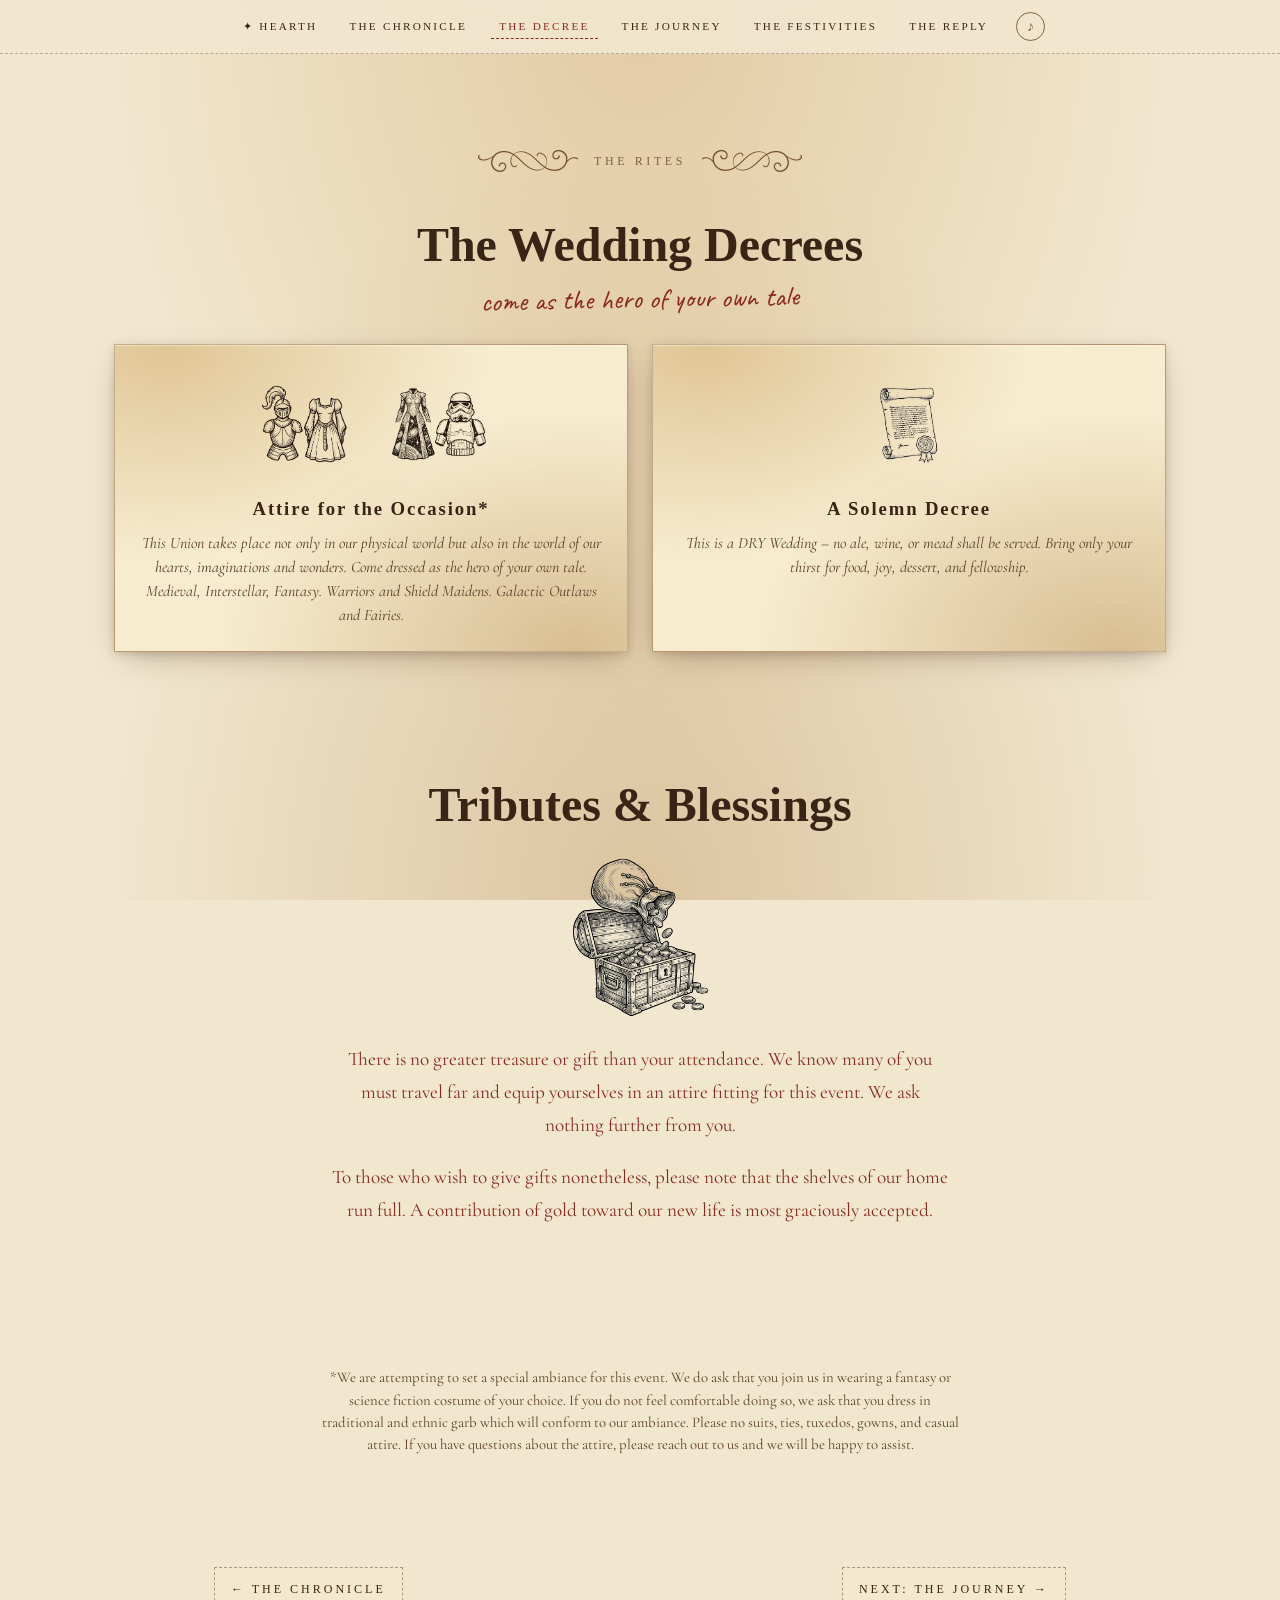
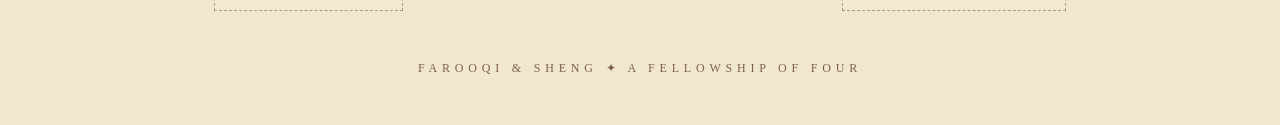
<file: details.html>
<!doctype html>
<html lang="en">
<head>
<meta charset="utf-8" />
<meta name="viewport" content="width=device-width,initial-scale=1" />
<title>The Wedding Decrees — Farooqi &amp; Sheng</title>
<meta name="description" content="Dress code for the Farooqi & Sheng wedding: medieval/renaissance or space-themed costumes. This is a dry wedding." />
<link rel="stylesheet" href="styles.css" />
</head>
<body>
<audio id="bg-music" src="assets/med-dance.mp3" loop preload="auto"></audio>
<nav class="site-nav"><div class="nav-inner">
  <a href="index.html">✦ Hearth</a>
  <a href="story.html">The Chronicle</a>
  <a href="details.html">The Decree</a>
  <a href="journey.html">The Journey</a>
  <a href="festivities.html">THE FESTIVITIES</a>
  <a href="rsvp.html">The Reply</a>
  <button id="music-toggle" class="music-toggle" type="button" aria-label="Toggle background music">&#9834;</button>
</div></nav>
<section class="page-section container">
  <div class="divider"><img class="line" src="assets/left-line.png" alt="" aria-hidden="true" /><span class="label">The Rites</span><img class="line" src="assets/right-line.png" alt="" aria-hidden="true" /></div>
  <div class="center mb-3">
    <h2 class="section-title">The Wedding Decrees</h2>
    <p class="section-subtitle">come as the hero of your own tale</p>
  </div>
  <div class="grid-2">
    <div class="parchment-card detail-card">
      <div class="icon-row">
        <img class="icon" src="assets/medieval-symbol.png" alt="" aria-hidden="true" />
        <img class="icon" src="assets/stars-symbol.png" alt="" aria-hidden="true" />
      </div>
      <h3>Attire for the Occasion*</h3>
      <p class="hand-note">This Union takes place not only in our physical world but also in the world of our hearts, imaginations and wonders. Come dressed as the hero of your own tale. Medieval, Interstellar, Fantasy. Warriors and Shield Maidens. Galactic Outlaws and Fairies.</p>
    </div>
    <div class="parchment-card detail-card">
      <img class="icon" src="assets/decree-symbol.png" alt="" aria-hidden="true" />
      <h3>A Solemn Decree</h3>
      <p class="hand-note">This is a DRY Wedding – no ale, wine, or mead shall be served. Bring only your thirst for food, joy, dessert, and fellowship.</p>
    </div>
  </div>
</section>
<section class="page-section container">
  <div class="center">
    <h2 class="section-title">Tributes &amp; Blessings</h2>
    <img src="assets/coin-symbol.png" alt="" aria-hidden="true" style="width:165px;height:165px;object-fit:contain;display:block;margin:1.5rem auto;" />
    <p style="max-width:620px;margin:0 auto 1.25rem;font-size:1.2rem;line-height:1.7;color:var(--seal);">There is no greater treasure or gift than your attendance. We know many of you must travel far and equip yourselves in an attire fitting for this event. We ask nothing further from you.</p>
    <p style="max-width:620px;margin:0 auto;font-size:1.2rem;line-height:1.7;color:var(--seal);">To those who wish to give gifts nonetheless, please note that the shelves of our home run full. A contribution of gold toward our new life is most graciously accepted.</p>
  </div>
  <p class="center muted" style="font-size:calc(0.8rem + 2px);max-width:640px;margin:calc(2.5rem + 100px) auto 0;">*We are attempting to set a special ambiance for this event. We do ask that you join us in wearing a fantasy or science fiction costume of your choice. If you do not feel comfortable doing so, we ask that you dress in traditional and ethnic garb which will conform to our ambiance. Please no suits, ties, tuxedos, gowns, and casual attire. If you have questions about the attire, please reach out to us and we will be happy to assist.</p>
</section>
<nav class="page-nav">
  <a href="story.html">← The Chronicle</a>
  <a href="journey.html">Next: The Journey →</a>
</nav>
<footer class="site-footer">Farooqi &amp; Sheng ✦ A Fellowship of Four</footer>
<script src="main.js"></script>
</body></html>
</file>
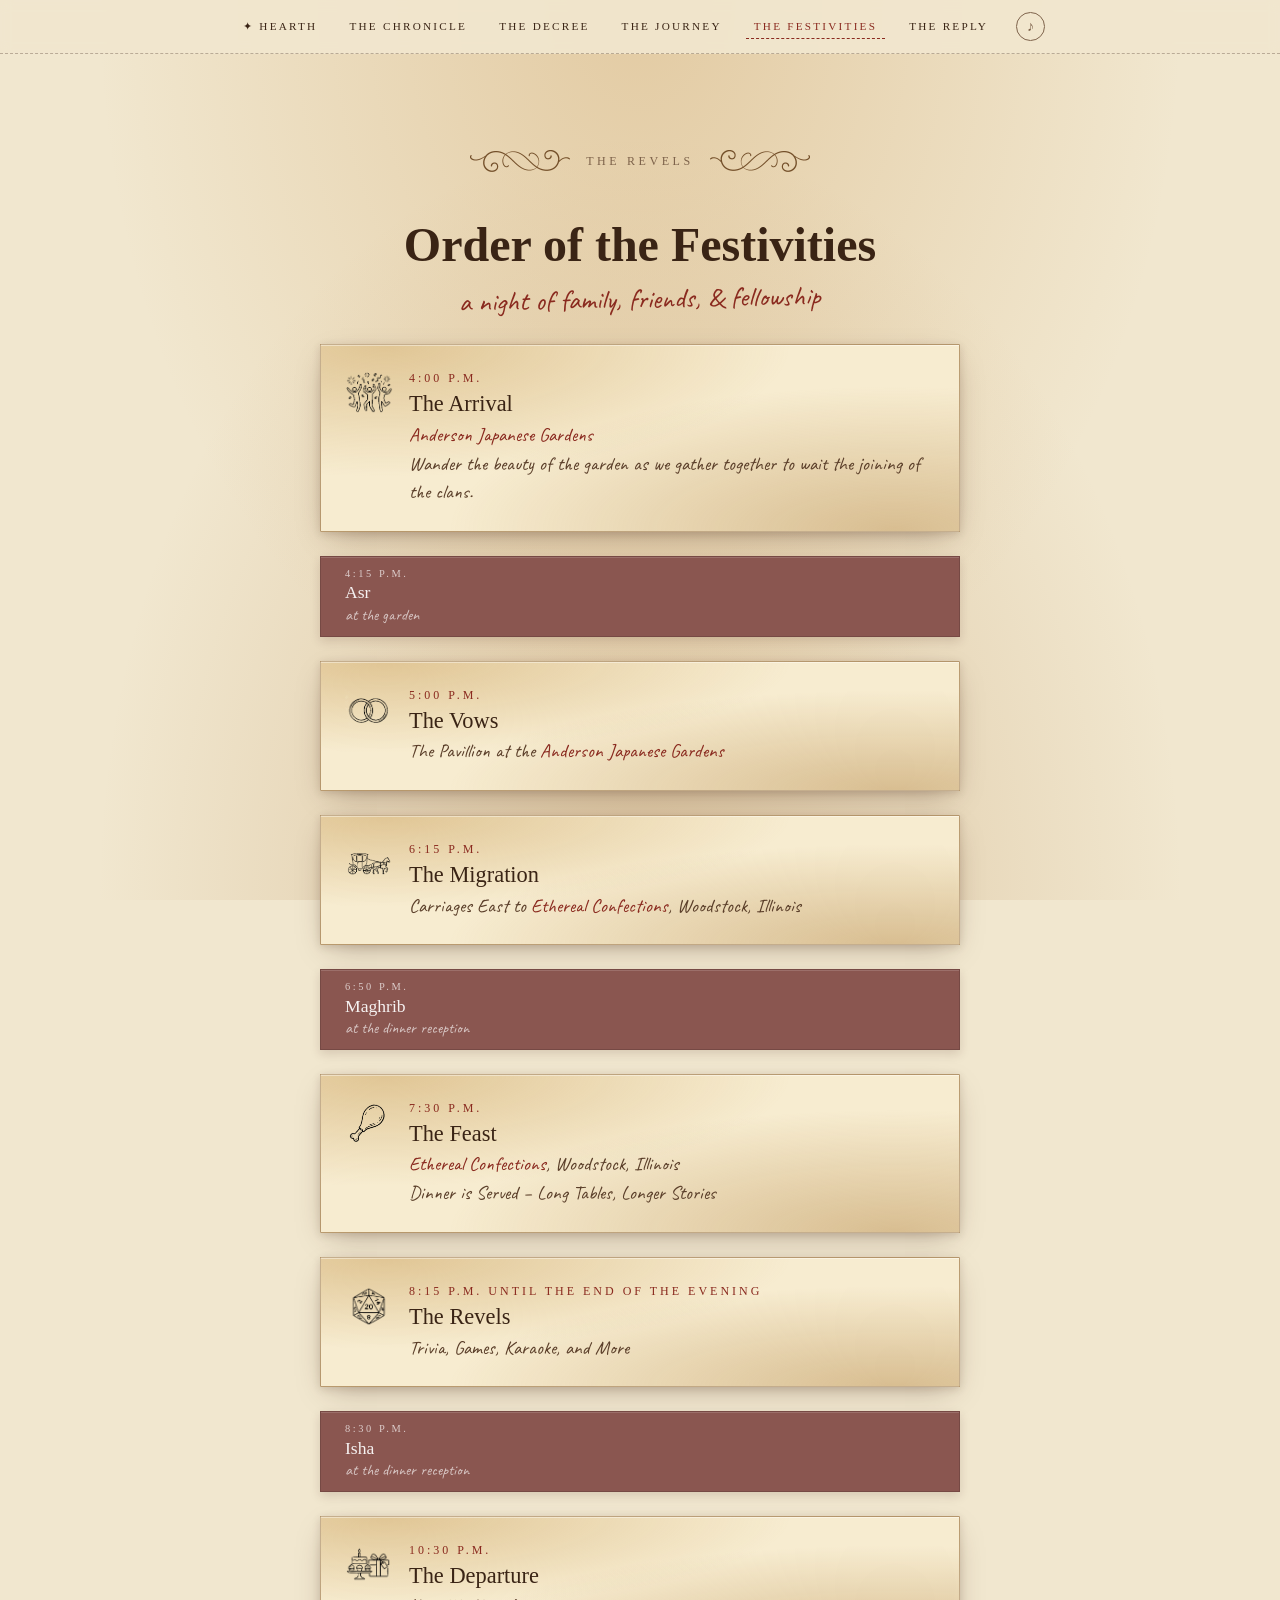
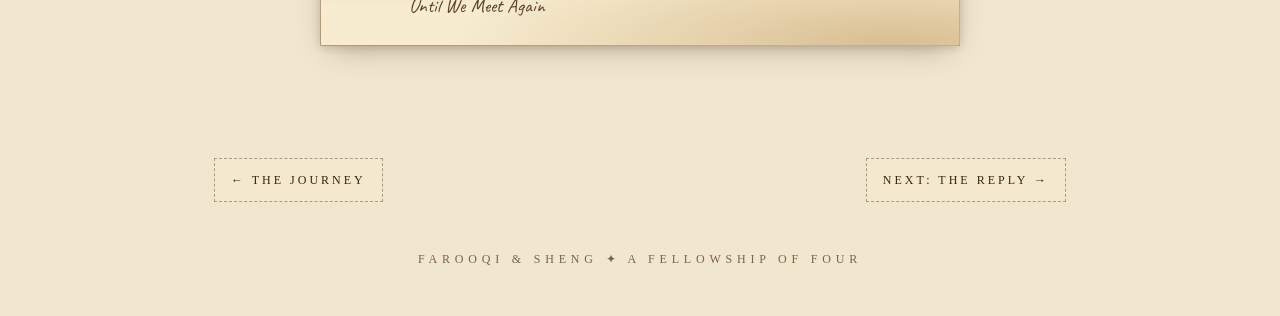
<file: festivities.html>
<!doctype html>
<html lang="en">
<head>
<meta charset="utf-8" />
<meta name="viewport" content="width=device-width,initial-scale=1" />
<title>The Revels — Farooqi &amp; Sheng</title>
<meta name="description" content="Order of festivities: ceremony, feast, trivia, karaoke, dancing, and chocolate at Ethereal Confections in Woodstock, IL." />
<link rel="stylesheet" href="styles.css" />
</head>
<body>
<audio id="bg-music" src="assets/med-dance.mp3" loop preload="auto"></audio>
<nav class="site-nav"><div class="nav-inner">
  <a href="index.html">✦ Hearth</a>
  <a href="story.html">The Chronicle</a>
  <a href="details.html">The Decree</a>
  <a href="journey.html">The Journey</a>
  <a href="festivities.html">THE FESTIVITIES</a>
  <a href="rsvp.html">The Reply</a>
  <button id="music-toggle" class="music-toggle" type="button" aria-label="Toggle background music">&#9834;</button>
</div></nav>
<section class="page-section container">
  <div class="divider"><img class="line" src="assets/left-line.png" alt="" aria-hidden="true" /><span class="label">The Revels</span><img class="line" src="assets/right-line.png" alt="" aria-hidden="true" /></div>
  <div class="center mb-3">
    <h2 class="section-title">Order of the Festivities</h2>
    <p class="section-subtitle">a night of family, friends, &amp; fellowship</p>
  </div>
  <ol class="acts">
    <li class="parchment-card act"><img class="icon" src="assets/party-icon.png" alt="" aria-hidden="true" /><div><div class="time">4:00 P.M.</div><div class="title">The Arrival</div><div class="note"><a href="https://maps.google.com/?q=Anderson+Japanese+Gardens+Rockford+IL" target="_blank" rel="noopener">Anderson Japanese Gardens</a><br />Wander the beauty of the garden as we gather together to wait the joining of the clans.</div></div></li>
    <li class="parchment-card act act-special"><div><div class="time">4:15 P.M.</div><div class="title">Asr</div><div class="note">at the garden</div></div></li>
    <li class="parchment-card act"><img class="icon" src="assets/ring-icon.png" alt="" aria-hidden="true" /><div><div class="time">5:00 P.M.</div><div class="title">The Vows</div><div class="note">The Pavillion at the <a href="https://maps.google.com/?q=Anderson+Japanese+Gardens+Rockford+IL" target="_blank" rel="noopener">Anderson Japanese Gardens</a></div></div></li>
    <li class="parchment-card act"><img class="icon" src="assets/carriage-icon.png" alt="" aria-hidden="true" /><div><div class="time">6:15 P.M.</div><div class="title">The Migration</div><div class="note">Carriages East to <a href="https://maps.google.com/?q=Ethereal+Confections+Woodstock+IL" target="_blank" rel="noopener">Ethereal Confections</a>, Woodstock, Illinois</div></div></li>
    <li class="parchment-card act act-special"><div><div class="time">6:50 P.M.</div><div class="title">Maghrib</div><div class="note">at the dinner reception</div></div></li>
    <li class="parchment-card act"><img class="icon" src="assets/feast-icon.png" alt="" aria-hidden="true" /><div><div class="time">7:30 P.M.</div><div class="title">The Feast</div><div class="note"><a href="https://maps.google.com/?q=Ethereal+Confections+Woodstock+IL" target="_blank" rel="noopener">Ethereal Confections</a>, Woodstock, Illinois<br />Dinner is Served – Long Tables, Longer Stories</div></div></li>
    <li class="parchment-card act"><img class="icon" src="assets/dice-icon.png" alt="" aria-hidden="true" /><div><div class="time">8:15 P.M. until the end of the evening</div><div class="title">The Revels</div><div class="note">Trivia, Games, Karaoke, and More</div></div></li>
    <li class="parchment-card act act-special"><div><div class="time">8:30 P.M.</div><div class="title">Isha</div><div class="note">at the dinner reception</div></div></li>
    <li class="parchment-card act"><img class="icon" src="assets/dessert-icon.png" alt="" aria-hidden="true" /><div><div class="time">10:30 P.M.</div><div class="title">The Departure</div><div class="note">Until We Meet Again</div></div></li>
  </ol>
</section>
<nav class="page-nav">
  <a href="journey.html">← The Journey</a>
  <a href="rsvp.html">Next: The Reply →</a>
</nav>
<footer class="site-footer">Farooqi &amp; Sheng ✦ A Fellowship of Four</footer>
<script src="main.js"></script>
</body></html>
</file>
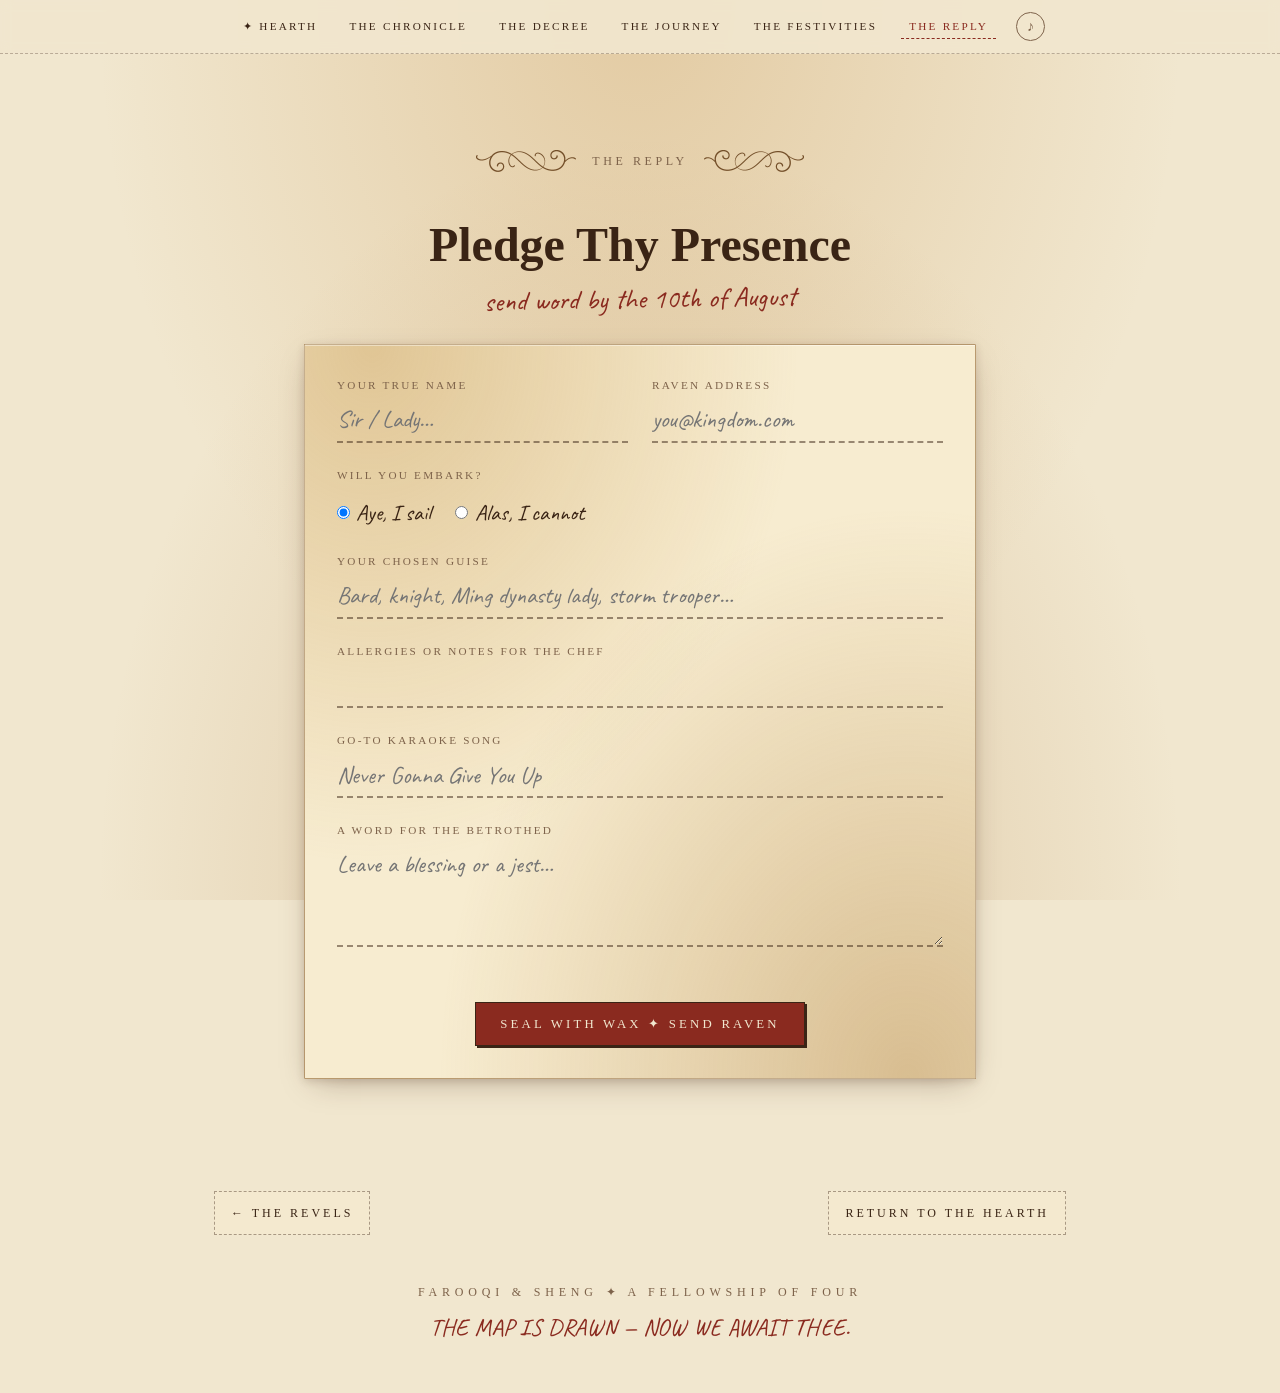
<file: rsvp.html>
<!doctype html>
<html lang="en">
<head>
<meta charset="utf-8" />
<meta name="viewport" content="width=device-width,initial-scale=1" />
<title>RSVP — Farooqi &amp; Sheng</title>
<meta name="description" content="RSVP to the wedding of Farooqi & Sheng. Confirm attendance, costume, allergies, and your go-to karaoke song." />
<link rel="stylesheet" href="styles.css" />
</head>
<body>
<audio id="bg-music" src="assets/med-dance.mp3" loop preload="auto"></audio>
<nav class="site-nav"><div class="nav-inner">
  <a href="index.html">✦ Hearth</a>
  <a href="story.html">The Chronicle</a>
  <a href="details.html">The Decree</a>
  <a href="journey.html">The Journey</a>
  <a href="festivities.html">THE FESTIVITIES</a>
  <a href="rsvp.html">The Reply</a>
  <button id="music-toggle" class="music-toggle" type="button" aria-label="Toggle background music">&#9834;</button>
</div></nav>
<section class="page-section narrow">
  <div class="divider"><img class="line" src="assets/left-line.png" alt="" aria-hidden="true" /><span class="label">The Reply</span><img class="line" src="assets/right-line.png" alt="" aria-hidden="true" /></div>
  <div class="center mb-3">
    <h2 class="section-title">Pledge Thy Presence</h2>
    <p class="section-subtitle">send word by the 10th of August</p>
  </div>
  <div class="parchment-card" style="padding:2rem">
    <form class="rsvp" novalidate>
      <div class="row two">
        <div>
          <label class="field-label" for="name">Your true name</label>
          <input id="name" name="name" type="text" placeholder="Sir / Lady…" maxlength="100" required />
        </div>
        <div>
          <label class="field-label" for="email">Raven address</label>
          <input id="email" name="email" type="email" placeholder="you@kingdom.com" maxlength="255" required />
        </div>
      </div>
      <div>
        <label class="field-label">Will you embark?</label>
        <div class="radio-group">
          <label><input type="radio" name="attending" value="yes" checked required /> Aye, I sail</label>
          <label><input type="radio" name="attending" value="no" required /> Alas, I cannot</label>
        </div>
      </div>
      <div>
        <label class="field-label" for="costume">Your chosen guise</label>
        <input id="costume" name="costume" type="text" placeholder="Bard, knight, Ming dynasty lady, storm trooper…" maxlength="200" />
      </div>
      <div>
        <label class="field-label" for="dietary">Allergies or Notes for the Chef</label>
        <input id="dietary" name="dietary" type="text" maxlength="200" />
      </div>
      <div>
        <label class="field-label" for="karaokeSong">Go-To Karaoke Song</label>
        <input id="karaokeSong" name="karaokeSong" type="text" placeholder="Never Gonna Give You Up" maxlength="200" />
      </div>
      <div>
        <label class="field-label" for="message">A word for the betrothed</label>
        <textarea id="message" name="message" rows="3" maxlength="500" placeholder="Leave a blessing or a jest…"></textarea>
      </div>
      <p class="error"></p>
      <div class="center">
        <button type="submit" class="btn">Seal with Wax ✦ Send Raven</button>
      </div>
    </form>

    <div id="rsvp-success" class="success hidden">
      <div class="big mb-2">Sealed &amp; Sent!</div>
      <p class="muted italic" style="font-size:1.15rem;max-width:30rem;margin:0 auto">
        Your raven is on its way. We shall raise a tankard in your honour the moment it lands. Until the quest begins —
      </p>
      <p class="eyebrow mt-2">⚔ FAREWELL, TRAVELER ⚔</p>
      <div class="mt-3">
        <button class="btn dark" data-ics>✦ Mark the Date in your Almanac ✦</button>
      </div>
    </div>
  </div>
</section>
<nav class="page-nav">
  <a href="festivities.html">← The Revels</a>
  <a href="index.html">Return to the Hearth</a>
</nav>
<footer class="site-footer">Farooqi &amp; Sheng ✦ A Fellowship of Four <span class="hand">the map is drawn — now we await thee.</span></footer>
<script src="main.js"></script>
</body></html>
</file>
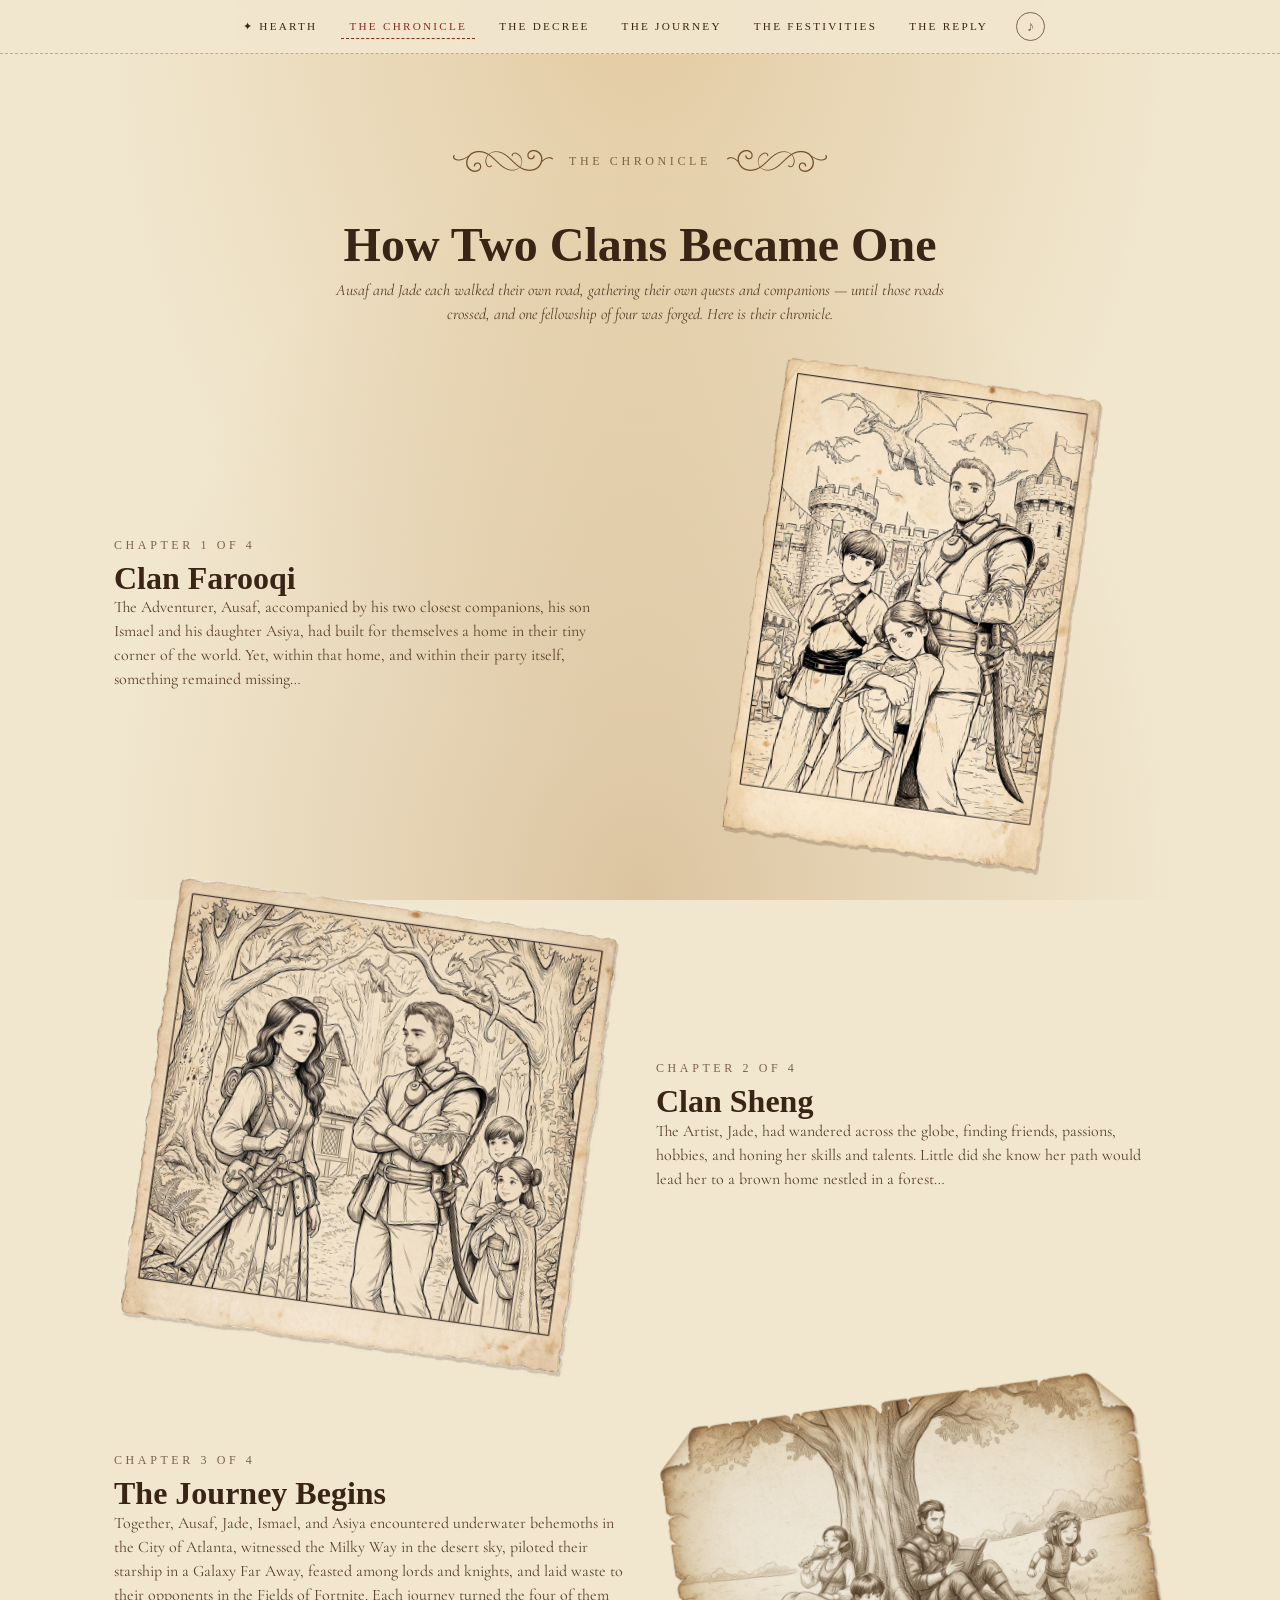
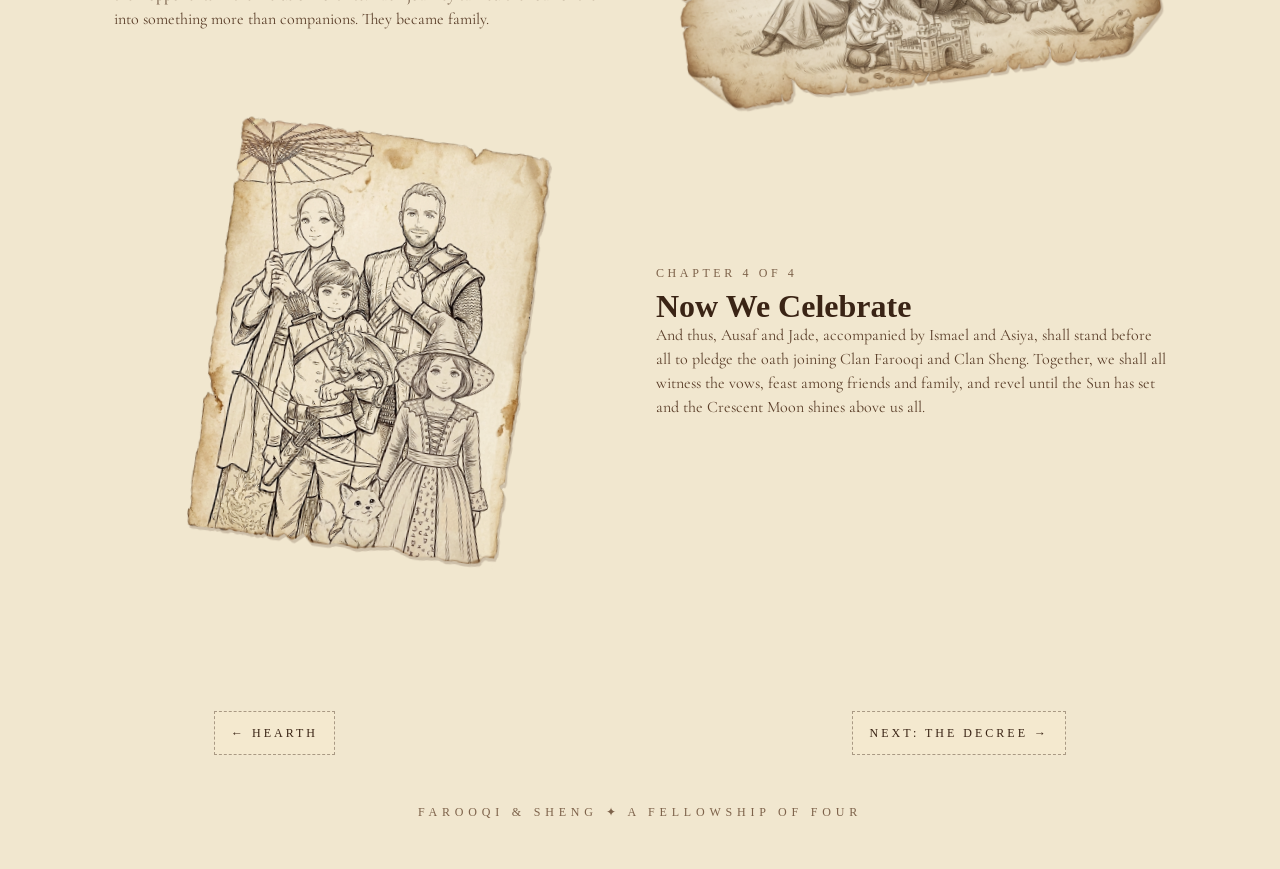
<file: story.html>
<!doctype html>
<html lang="en">
<head>
<meta charset="utf-8" />
<meta name="viewport" content="width=device-width,initial-scale=1" />
<title>The Chronicle — Farooqi &amp; Sheng</title>
<meta name="description" content="How Clan Farooqi and Clan Sheng became one fellowship of four." />
<link rel="stylesheet" href="styles.css" />
</head>
<body>
<audio id="bg-music" src="assets/med-dance.mp3" loop preload="auto"></audio>
<nav class="site-nav"><div class="nav-inner">
  <a href="index.html">✦ Hearth</a>
  <a href="story.html">The Chronicle</a>
  <a href="details.html">The Decree</a>
  <a href="journey.html">The Journey</a>
  <a href="festivities.html">THE FESTIVITIES</a>
  <a href="rsvp.html">The Reply</a>
  <button id="music-toggle" class="music-toggle" type="button" aria-label="Toggle background music">&#9834;</button>
</div></nav>
<section class="page-section container">
  <div class="divider"><img class="line" src="assets/left-line.png" alt="" aria-hidden="true" /><span class="label">The Chronicle</span><img class="line" src="assets/right-line.png" alt="" aria-hidden="true" /></div>
  <div class="center" style="max-width:640px;margin:0 auto 3rem">
    <h2 class="section-title">How Two Clans Became One</h2>
    <p class="muted italic">Ausaf and Jade each walked their own road, gathering their own quests and companions — until those roads crossed, and one fellowship of four was forged. Here is their chronicle.</p>
  </div>

  <article class="story-row">
    <div class="text">
      <div class="eyebrow mb-1">Chapter 1 of 4</div>
      <h3 style="font-size:2rem">Clan Farooqi</h3>
      <p class="muted">The Adventurer, Ausaf, accompanied by his two closest companions, his son Ismael and his daughter Asiya, had built for themselves a home in their tiny corner of the world. Yet, within that home, and within their party itself, something remained missing…</p>
    </div>
    <div class="art" style="display:flex;justify-content:center">
      <img src="assets/story01.png" alt="A hand-drawn sketch of Ausaf with his son and daughter at a medieval castle marketplace, dragons flying overhead" class="family-img" loading="lazy" />
    </div>
  </article>

  <article class="story-row reverse">
    <div class="text">
      <div class="eyebrow mb-1">Chapter 2 of 4</div>
      <h3 style="font-size:2rem">Clan Sheng</h3>
      <p class="muted">The Artist, Jade, had wandered across the globe, finding friends, passions, hobbies, and honing her skills and talents. Little did she know her path would lead her to a brown home nestled in a forest…</p>
    </div>
    <div class="art" style="display:flex;justify-content:center">
      <img src="assets/story02.png" alt="A hand-drawn sketch of Jade meeting Ausaf, Ismael, and Asiya in front of a cottage in the forest" class="family-img story-img-2" loading="lazy" />
    </div>
  </article>

  <article class="story-row">
    <div class="text">
      <div class="eyebrow mb-1">Chapter 3 of 4</div>
      <h3 style="font-size:2rem">The Journey Begins</h3>
      <p class="muted">Together, Ausaf, Jade, Ismael, and Asiya encountered underwater behemoths in the City of Atlanta, witnessed the Milky Way in the desert sky, piloted their starship in a Galaxy Far Away, feasted among lords and knights, and laid waste to their opponents in the Fields of Fortnite. Each journey turned the four of them into something more than companions. They became family.</p>
    </div>
    <div class="art" style="display:flex;justify-content:center">
      <img src="assets/story03.png" alt="A hand-drawn sketch of a family of three adventurers" class="family-img story-img-3" loading="lazy" />
    </div>
  </article>

  <article class="story-row reverse">
    <div class="text">
      <div class="eyebrow mb-1">Chapter 4 of 4</div>
      <h3 style="font-size:2rem">Now We Celebrate</h3>
      <p class="muted">And thus, Ausaf and Jade, accompanied by Ismael and Asiya, shall stand before all to pledge the oath joining Clan Farooqi and Clan Sheng. Together, we shall all witness the vows, feast among friends and family, and revel until the Sun has set and the Crescent Moon shines above us all.</p>
    </div>
    <div class="art" style="display:flex;justify-content:center">
      <img src="assets/family-adventurers.png" alt="A hand-drawn sketch of a family of three adventurers" class="family-img" loading="lazy" />
    </div>
  </article>
</section>

<nav class="page-nav">
  <a href="index.html">← Hearth</a>
  <a href="details.html">Next: The Decree →</a>
</nav>
<footer class="site-footer">Farooqi &amp; Sheng ✦ A Fellowship of Four</footer>
<script src="main.js"></script>
</body></html>
</file>
<file: styles.css>
@import url("https://fonts.googleapis.com/css2?family=IM+Fell+English+SC&family=IM+Fell+English:ital@0;1&family=Caveat:wght@400;700&family=Cormorant+Garamond:ital,wght@0,400;0,600;1,400&display=swap");

:root {
  --parchment: #f1e7cf;
  --parchment-deep: #e5d4ad;
  --ink: #3a2415;
  --ink-faded: #5b3f2a;
  --ink-soft: #7d624a;
  --seal: #8a2a1f;
  --font-display: "IM Fell English SC", serif;
  --font-serif: "IM Fell English", "Cormorant Garamond", serif;
  --font-hand: "Caveat", cursive;
}

* { box-sizing: border-box; margin: 0; padding: 0; }
html { scroll-behavior: smooth; }
body {
  font-family: var(--font-serif);
  color: var(--ink);
  background-color: var(--parchment);
  background-image:
    radial-gradient(ellipse at top, rgba(200,150,80,0.35), transparent 60%),
    radial-gradient(ellipse at bottom, rgba(180,130,70,0.35), transparent 60%);
  background-attachment: fixed;
  line-height: 1.5;
  min-height: 100vh;
}
img { max-width: 100%; display: block; }
a { color: var(--seal); text-decoration: none; }
a:hover { text-decoration: underline; }

.font-display { font-family: var(--font-display); }
.font-hand    { font-family: var(--font-hand); }
.font-serif   { font-family: var(--font-serif); }

.container { max-width: 1100px; margin: 0 auto; padding: 0 1.5rem; }
.narrow    { max-width: 720px; margin: 0 auto; padding: 0 1.5rem; }
.center    { text-align: center; }

/* Nav */
.site-nav { position: sticky; top: 0; z-index: 50; background: rgba(241,231,207,0.92); backdrop-filter: blur(6px); border-bottom: 1px dashed rgba(58,36,21,0.3); }
.site-nav .nav-inner { display: flex; flex-wrap: wrap; gap: 1rem; align-items: center; justify-content: center; padding: 0.75rem 1rem; font-family: var(--font-display); letter-spacing: 0.2em; font-size: 0.7rem; text-transform: uppercase; }
.site-nav a { color: var(--ink); text-decoration: none; padding: 0.25rem 0.5rem; border-bottom: 1.5px dashed transparent; }
.site-nav a:hover { border-bottom-color: var(--seal); color: var(--seal); text-decoration: none; }
.site-nav a.active { color: var(--seal); border-bottom-color: var(--seal); }
.music-toggle { display: inline-flex; align-items: center; justify-content: center; width: 1.8rem; height: 1.8rem; margin-left: 0.25rem; padding: 0; border: 1.5px solid var(--ink-soft); border-radius: 50%; background: transparent; color: var(--ink-soft); font-size: 0.9rem; line-height: 1; cursor: pointer; transition: color 0.2s, border-color 0.2s; }
.music-toggle:hover { color: var(--seal); border-color: var(--seal); }
.music-toggle.playing { color: var(--seal); border-color: var(--seal); }

/* Cards */
.parchment-card {
  background-color: #f7ecd0;
  background-image:
    radial-gradient(ellipse at 10% 0%, rgba(190,140,60,0.4), transparent 50%),
    radial-gradient(ellipse at 90% 100%, rgba(170,120,50,0.4), transparent 55%);
  border: 1px solid rgba(120,80,40,0.4);
  box-shadow: 0 1px 0 rgba(255,255,255,0.4) inset, 0 10px 30px -10px rgba(60,30,15,0.35), 0 2px 8px rgba(60,30,15,0.15);
  padding: 1.5rem;
  transform: translateY(0);
  transition: transform 0.25s ease, box-shadow 0.25s ease;
}
.parchment-card:hover {
  transform: translateY(-10px);
  box-shadow: 0 1px 0 rgba(255,255,255,0.4) inset, 0 20px 40px -10px rgba(60,30,15,0.25), 0 8px 20px rgba(60,30,15,0.12);
}
.ink-border { border: 1.5px solid var(--ink); box-shadow: 2px 2px 0 0 var(--ink); }

h1, h2, h3 { font-family: var(--font-display); color: var(--ink); line-height: 1.05; }
.hand { font-family: var(--font-hand); color: var(--seal); }
.italic { font-style: italic; }
.muted { color: var(--ink-faded); }
.eyebrow { font-family: var(--font-display); text-transform: uppercase; letter-spacing: 0.3em; font-size: 0.75rem; color: var(--ink-soft); }

/* Hero */
.hero { position: relative; min-height: 90vh; display: flex; align-items: center; justify-content: center; text-align: center; padding: 3rem 1.5rem; overflow: hidden; }
.hero-bg { position: absolute; inset: 0; width: 100%; height: 130%; top: -15%; object-fit: cover; opacity: 0.3; mix-blend-mode: multiply; will-change: transform; }
.hero-overlay { position: absolute; inset: 0; background: linear-gradient(to bottom, rgba(241,231,207,0.7), transparent 30%, var(--parchment)); }
.hero-inner { position: relative; max-width: 800px; }
.hero h1 { font-size: clamp(3.5rem, 10vw, 7rem); margin: 0.5rem 0; }
.amp { display: block; font-family: var(--font-hand); font-size: 3rem; color: var(--seal); transform: rotate(-3deg); margin: 0.5rem 0; }
.compass { position: absolute; top: 1.5rem; right: 1.5rem; width: 110px; opacity: 0.8; animation: spin 60s linear infinite; }
@keyframes spin { to { transform: rotate(360deg); } }

section.page-section { padding: 4rem 1.5rem; }
.divider { display: flex; align-items: center; justify-content: center; gap: 1rem; max-width: 700px; margin: 2rem auto 3rem; }
.divider .line { width: 100px; height: auto; display: block; opacity: 0.85; flex-shrink: 0; }
.divider .label { font-family: var(--font-display); letter-spacing: 0.3em; text-transform: uppercase; font-size: 0.75rem; color: var(--ink-soft); text-align: center; }

.section-title { font-size: clamp(2rem, 5vw, 3rem); margin-bottom: 0.5rem; }
.section-subtitle { font-family: var(--font-hand); font-size: 1.75rem; color: var(--seal); transform: rotate(-1deg); display: inline-block; }

.grid-3 { display: grid; gap: 1.5rem; grid-template-columns: 1fr; }
@media (min-width: 720px) { .grid-3 { grid-template-columns: repeat(3, 1fr); } }

.grid-2 { display: grid; gap: 1.5rem; grid-template-columns: 1fr; }
@media (min-width: 720px) { .grid-2 { grid-template-columns: repeat(2, 1fr); } }

.story-row { display: grid; gap: 2rem; align-items: center; margin: 3rem 0; }
@media (min-width: 720px) { .story-row { grid-template-columns: 1fr 1fr; } }
.story-row.reverse .text { order: 2; }
.story-row.reverse .art  { order: 1; }

.btn { display: inline-block; cursor: pointer; text-decoration: none; font-family: var(--font-display); letter-spacing: 0.25em; text-transform: uppercase; font-size: 0.8rem; padding: 0.8rem 1.5rem; background: var(--seal); color: var(--parchment); border: 1.5px solid var(--ink); box-shadow: 2px 2px 0 0 var(--ink); transition: transform 0.15s, box-shadow 0.15s; }
.btn:hover { transform: translate(2px,2px); box-shadow: none; text-decoration: none; }
.btn.ghost { background: transparent; color: var(--ink); }
.btn.dark  { background: var(--ink); color: var(--parchment); }

.page-nav { display: flex; justify-content: space-between; gap: 1rem; margin: 3rem auto 0; max-width: 900px; padding: 0 1.5rem; }
.page-nav a { font-family: var(--font-display); font-size: 0.75rem; letter-spacing: 0.25em; text-transform: uppercase; color: var(--ink); text-decoration: none; padding: 0.75rem 1rem; border: 1.5px dashed rgba(58,36,21,0.4); background: rgba(247,236,208,0.6); }
.page-nav a:hover { border-color: var(--seal); color: var(--seal); text-decoration: none; }

footer.site-footer { text-align: center; padding: 3rem 1.5rem; font-family: var(--font-display); letter-spacing: 0.4em; text-transform: uppercase; font-size: 0.75rem; color: var(--ink-soft); }
footer .hand { font-size: 1.5rem; margin-top: 0.5rem; display: block; letter-spacing: normal; }

.detail-card { text-align: center; }
.detail-card .icon { width: 110px; height: 110px; margin: 0 auto 1.25rem; object-fit: contain; display: block; }
.detail-card h3 { margin-bottom: 0.75rem; letter-spacing: 0.1em; }
.detail-card ul { list-style: none; font-style: italic; color: var(--ink-faded); }
.detail-card p.hand-note { font-style: italic; color: var(--ink-faded); }
.detail-card .icon-row { display: flex; justify-content: center; gap: 1.5rem; margin: 0 auto 1.25rem; }
.detail-card .icon-row .icon { margin: 0; }

.family-img {
  width: 100%;
  max-width: min(320px, 100%);
  height: auto;
  transform: rotate(8deg);
  filter: drop-shadow(2px 3px 0 rgba(60,30,15,0.2));
  transition: transform 0.3s ease, filter 0.3s ease;
}
.family-img:hover {
  transform: rotate(-5deg);
  filter: drop-shadow(4px 8px 5px rgba(60,30,15,0.45));
}

/* Journey */
.journey { display: grid; gap: 1.5rem; }
@media (min-width: 900px) { .journey { grid-template-columns: 3fr 2fr; } }
.map-stage { position: relative; overflow: hidden; }
.map-stage svg.map { position: absolute; inset: 0; width: 100%; height: 100%; color: var(--ink); }
.pin { position: absolute; transform: translate(-50%, -50%); background: none; border: 0; cursor: pointer; padding: 0; transition: transform 0.2s; }
.pin:hover { transform: translate(-50%, -50%) scale(1.1); }
.pin.active { transform: translate(-50%, -50%) scale(1.25); z-index: 5; }
.pin svg { filter: drop-shadow(2px 3px 0 rgba(60,30,15,0.3)); }
.pin .pin-label { position: absolute; bottom: -1.25rem; left: 50%; transform: translateX(-50%) rotate(-2deg); font-family: var(--font-hand); font-size: 1.1rem; color: var(--ink); white-space: nowrap; display: none; }
.pin.active .pin-label { display: block; }

.journey-info dl { margin: 1rem 0; }
.journey-info dt { font-family: var(--font-display); text-transform: uppercase; letter-spacing: 0.2em; font-size: 0.7rem; color: var(--ink-soft); margin-top: 0.5rem; }
.journey-info dd { margin-left: 0; }
.journey-buttons { display: flex; flex-wrap: wrap; gap: 0.5rem; margin-top: 1rem; }
.chip { font-family: var(--font-display); font-size: 0.65rem; letter-spacing: 0.2em; text-transform: uppercase; padding: 0.5rem 0.75rem; cursor: pointer; border: 2px dashed rgba(58,36,21,0.4); background: transparent; color: var(--ink); }
.chip.active { background: var(--ink); color: var(--parchment); border-color: var(--ink); }

/* Festivities */
.acts { list-style: none; display: grid; gap: 1.5rem; max-width: 640px; margin: 0 auto; }
.act { display: flex; gap: 1rem; align-items: flex-start; }
.act .icon { width: 48px; height: 48px; flex-shrink: 0; object-fit: contain; }
.act .time { font-family: var(--font-display); letter-spacing: 0.25em; font-size: 0.75rem; color: var(--seal); text-transform: uppercase; }
.act .title { font-family: var(--font-display); font-size: 1.4rem; color: var(--ink); }
.act .note { font-family: var(--font-hand); font-size: 1.2rem; color: var(--ink-faded); }

.act.act-special {
  background-color: #8a5650;
  background-image: none;
  border-color: rgba(0,0,0,0.15);
  padding: 0.65rem 1.5rem;
  box-shadow: 0 1px 0 rgba(255,255,255,0.15) inset, 0 4px 10px rgba(60,20,15,0.15);
}
.act.act-special:hover { transform: none; box-shadow: 0 1px 0 rgba(255,255,255,0.15) inset, 0 4px 10px rgba(60,20,15,0.15); }
.act.act-special > div { display: flex; flex-direction: column; gap: 0.15rem; }
.act.act-special .time { color: rgba(255,255,255,0.7); font-size: 0.65rem; line-height: 1.2; }
.act.act-special .title { color: rgba(255,255,255,0.92); font-size: 1.1rem; line-height: 1.2; }
.act.act-special .note { color: rgba(255,255,255,0.65); font-size: 1rem; line-height: 1.2; }
.story-img-3 { max-width: min(480px, 100%); transform: rotateZ(-8deg); transition: transform 0.3s ease; }
@media (min-width: 720px) { .story-img-2 { max-width: min(448px, 100%); } }
.story-img-3:hover { transform: rotateZ(10deg); }

/* RSVP */
form.rsvp { display: grid; gap: 1.5rem; }
form.rsvp .row { display: grid; gap: 1.5rem; }
@media (min-width: 600px) { form.rsvp .row.two { grid-template-columns: 1fr 1fr; } }
form.rsvp label.field-label { display: block; font-family: var(--font-display); text-transform: uppercase; letter-spacing: 0.2em; font-size: 0.7rem; color: var(--ink-soft); margin-bottom: 0.25rem; }
form.rsvp input[type="text"], form.rsvp input[type="email"], form.rsvp input[type="number"], form.rsvp textarea { width: 100%; background: transparent; border: 0; border-bottom: 2px dashed rgba(58,36,21,0.5); font-family: var(--font-hand); font-size: 1.5rem; color: var(--ink); padding: 0.4rem 0; outline: none; transition: border-color 0.2s; }
form.rsvp input:focus, form.rsvp textarea:focus { border-color: var(--seal); }
form.rsvp textarea { resize: vertical; min-height: 5rem; }
.radio-group { display: flex; gap: 1.5rem; padding-top: 0.5rem; font-family: var(--font-hand); font-size: 1.4rem; }
.radio-group label { display: inline-flex; align-items: center; gap: 0.4rem; cursor: pointer; }
.error { color: var(--seal); font-family: var(--font-hand); font-size: 1.2rem; }
.success { text-align: center; padding: 2rem; }
.success .big { font-family: var(--font-hand); font-size: 3rem; color: var(--seal); transform: rotate(-2deg); display: inline-block; }

.hidden { display: none !important; }
.mt-1 { margin-top: 0.5rem; } .mt-2 { margin-top: 1rem; } .mt-3 { margin-top: 1.5rem; } .mt-4 { margin-top: 2rem; }
.mb-1 { margin-bottom: 0.5rem; } .mb-2 { margin-bottom: 1rem; } .mb-3 { margin-bottom: 1.5rem; }
</file>
